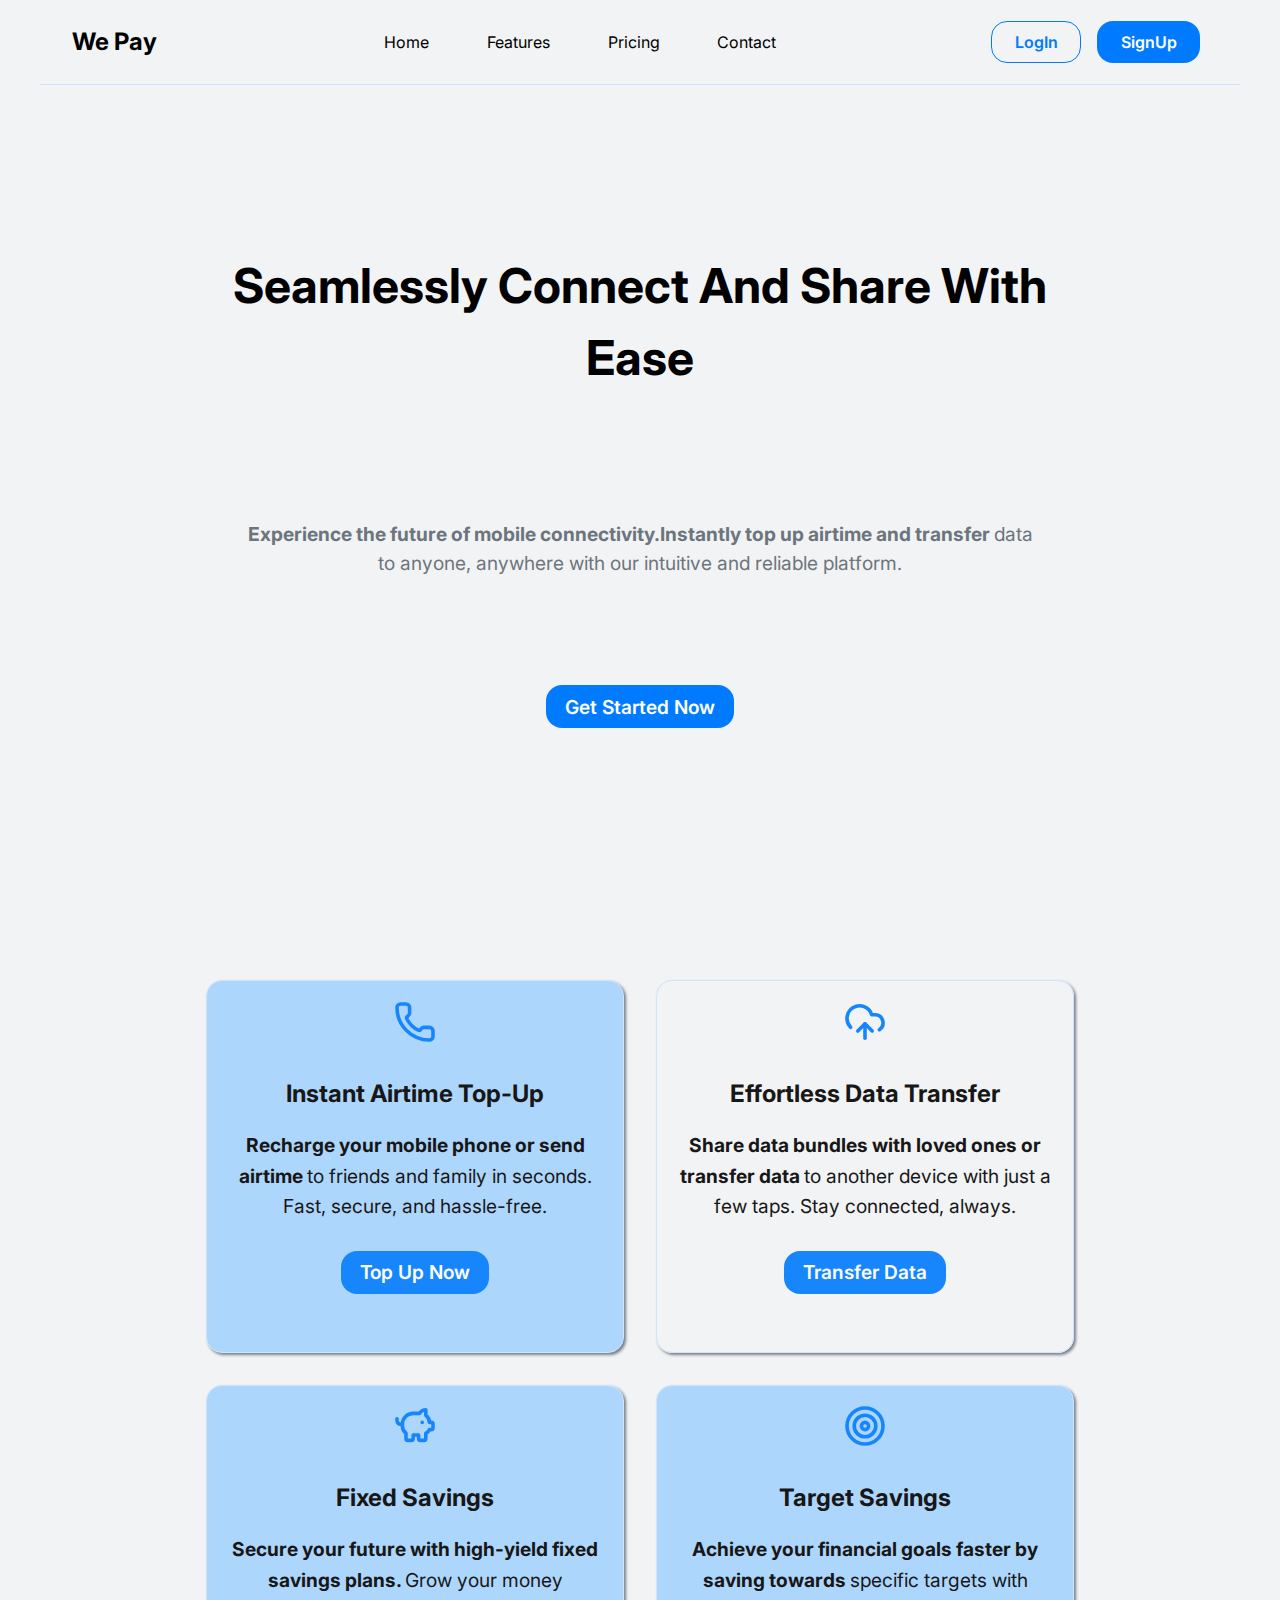
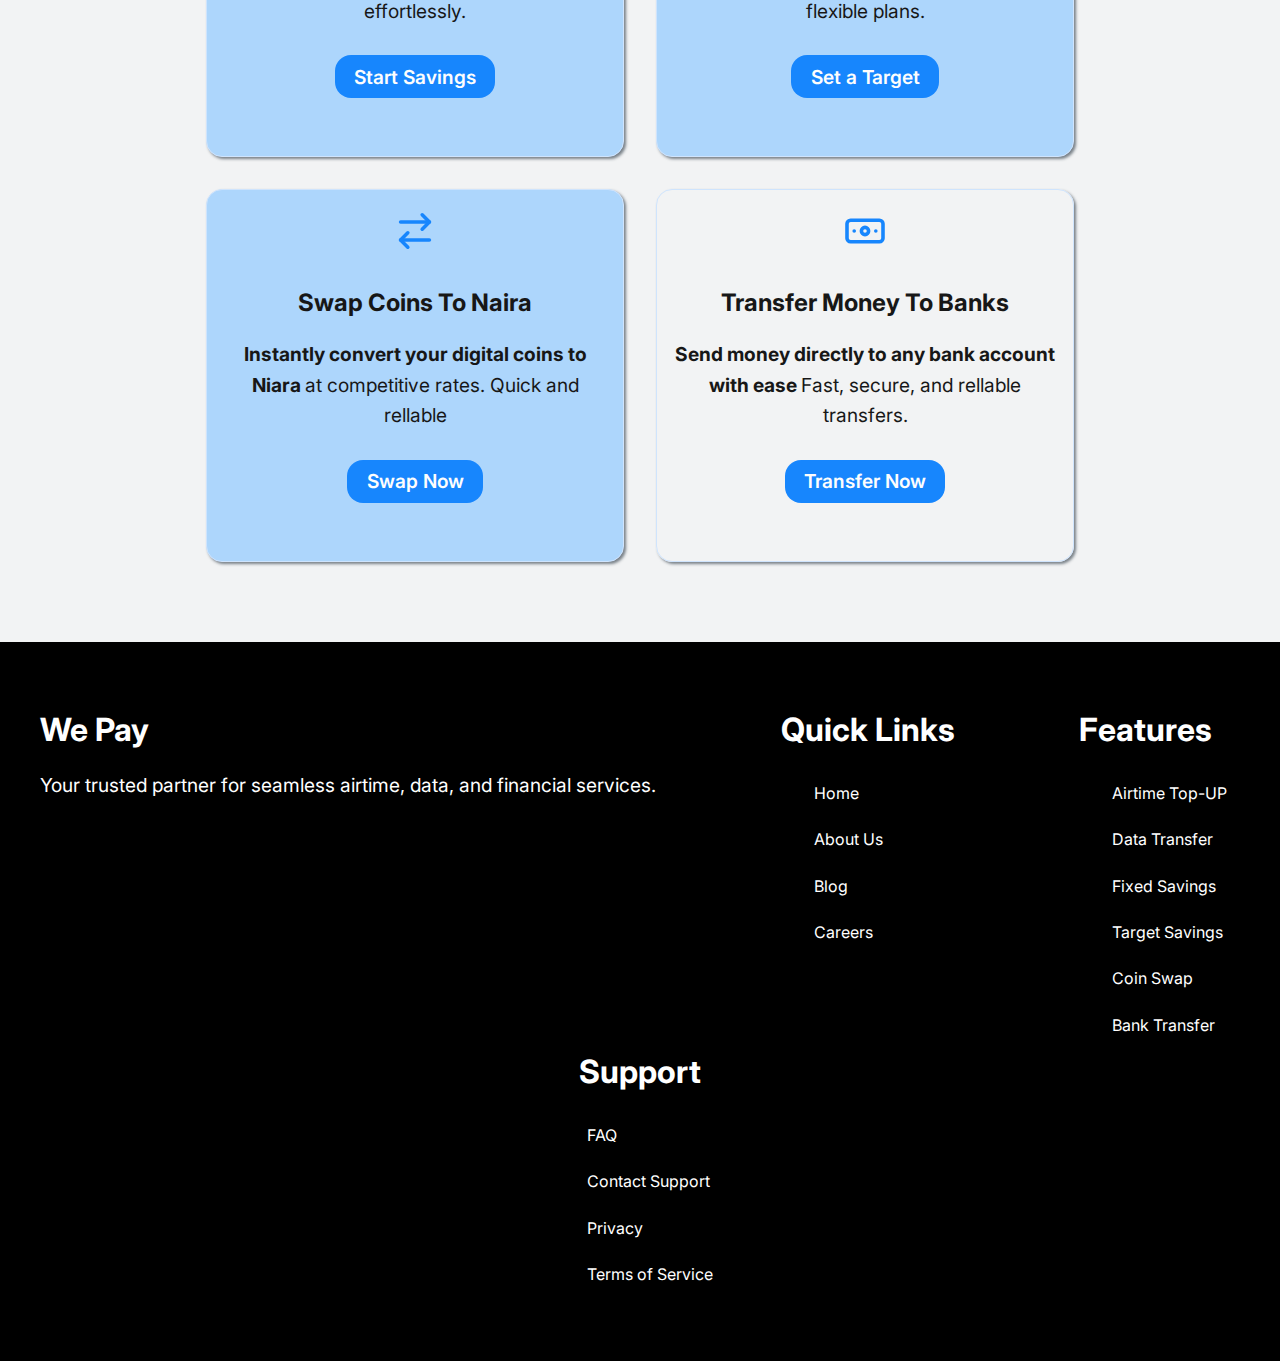
<file: index.html>
<!DOCTYPE html>
<html lang="en">
<head>
  <meta charset="UTF-8">
  <meta name="viewport" content="width=device-width, initial-scale=1.0">
  <title>We Pay</title>

  <link rel="stylesheet" href="styles/utils.css">
  <link rel="stylesheet" href="styles/home.css">
</head>
<body>

  <div>

    <header>
      <!--reason for this div inside this header is to set a min-height of 100svh
            (headers height = 100svh)on the div 
            this makes the header covers your full screen height be it mobile or destop
            even in lanscape mode -->
        <div class="d-flex header-container">
             <nav class="container d-flex">
                <h1 class="logo">
                  We Pay
                </h1>
                <ul id="sidebar" class="d-flex" aria-live="polite" aria-label="sidebar closed">
                  <li><a href="#">Home</a></li>
                  <li><a href="#">Features</a></li>
                  <li><a href="#">Pricing</a></li>
                  <li><a href="#">Contact</a></li>
                  <li>
                    <a href="#" class="link-btn  login-link mobile-auth-links">
                      LogIn
                    </a>
                  </li>
                  <li>
                    <a href="#" class="link-btn signup-link  mobile-auth-links bg-blue-primary">
                      SignUp
                    </a>
                  </li>
                </ul>
                <div class="d-flex destop-auth-links-container">
                  <a href="#" class="link-btn login-link">
                    LogIn
                  </a>
                  <a href="#" class="link-btn signup-link bg-blue-primary">
                    SignUp
                  </a>
                </div>
                <button id="sidebar-btn">
                  <svg xmlns="http://www.w3.org/2000/svg" width="24" height="24" viewBox="0 0 24 24" fill="none" stroke="currentColor" stroke-width="2" stroke-linecap="round" stroke-linejoin="round" class="lucide lucide-menu-icon lucide-menu"><path d="M4 12h16"/><path d="M4 18h16"/><path d="M4 6h16"/></svg>
                </button>
             </nav>

            <section class="intro-section d-flex">
                 <!-- used the div below to set the max width of the entire header content text -->
              <div>
                 <h1>
                   Seamlessly Connect and Share with Ease
                 </h1>
                 <p class="intro-text">
                  <strong class="font-sans">
                    Experience the future of mobile connectivity.Instantly top up
                    airtime and transfer
                  </strong>
                   data to anyone, anywhere with our intuitive and reliable platform.
                 </p>
                 <button type="button" class="bg-blue-primary">
                  Get Started Now
                 </button>
              </div>

            </section>
        </div>

    </header>

    <main>
         <!--needed to keep section clean🤔(future designs) -->
      <section>
          <div class="container features-container">
             <div class="feature bg-blue-hover">
              <svg xmlns="http://www.w3.org/2000/svg" width="24" height="24" viewBox="0 0 24 24" fill="none" stroke="currentColor" stroke-width="2" stroke-linecap="round" stroke-linejoin="round" class="lucide lucide-phone-icon lucide-phone"><path d="M13.832 16.568a1 1 0 0 0 1.213-.303l.355-.465A2 2 0 0 1 17 15h3a2 2 0 0 1 2 2v3a2 2 0 0 1-2 2A18 18 0 0 1 2 4a2 2 0 0 1 2-2h3a2 2 0 0 1 2 2v3a2 2 0 0 1-.8 1.6l-.468.351a1 1 0 0 0-.292 1.233 14 14 0 0 0 6.392 6.384"/></svg>
              <h3>
                Instant Airtime Top-Up
              </h3>
              <p>
                <strong>
                  Recharge your mobile phone or send airtime
                </strong>
                 to friends and family in seconds. Fast, secure, and hassle-free.
              </p>

              <button>
                Top Up Now
              </button>
             </div>

             <div class="feature">
              <svg xmlns="http://www.w3.org/2000/svg" width="24" height="24" viewBox="0 0 24 24" fill="none" stroke="currentColor" stroke-width="2" stroke-linecap="round" stroke-linejoin="round" class="lucide lucide-cloud-upload-icon lucide-cloud-upload"><path d="M12 13v8"/><path d="M4 14.899A7 7 0 1 1 15.71 8h1.79a4.5 4.5 0 0 1 2.5 8.242"/><path d="m8 17 4-4 4 4"/></svg>
              <h3>
                Effortless Data Transfer
              </h3>
              <p>
                <strong>
                 Share data bundles with loved ones or transfer
                 data
                </strong>
                to another device with just a few taps. Stay
                connected, always.
              </p>

              <button class="bg-blue-primary">
                Transfer Data
              </button>
             </div>

             <div class="feature bg-blue-hover">
              <svg xmlns="http://www.w3.org/2000/svg" width="24" height="24" viewBox="0 0 24 24" fill="none" stroke="currentColor" stroke-width="2" stroke-linecap="round" stroke-linejoin="round" class="lucide lucide-piggy-bank-icon lucide-piggy-bank"><path d="M11 17h3v2a1 1 0 0 0 1 1h2a1 1 0 0 0 1-1v-3a3.16 3.16 0 0 0 2-2h1a1 1 0 0 0 1-1v-2a1 1 0 0 0-1-1h-1a5 5 0 0 0-2-4V3a4 4 0 0 0-3.2 1.6l-.3.4H11a6 6 0 0 0-6 6v1a5 5 0 0 0 2 4v3a1 1 0 0 0 1 1h2a1 1 0 0 0 1-1z"/><path d="M16 10h.01"/><path d="M2 8v1a2 2 0 0 0 2 2h1"/></svg>
              <h3>
                Fixed Savings
              </h3>
              <p>
                <strong>
                  Secure your future with high-yield fixed savings plans.
                </strong>
                Grow your money effortlessly.
              </p>

              <button class="bg-blue-primary">
                Start Savings
              </button>
             </div>

             <div class="feature bg-blue-hover">
             <svg xmlns="http://www.w3.org/2000/svg" width="24" height="24" viewBox="0 0 24 24" fill="none" stroke="currentColor" stroke-width="2" stroke-linecap="round" stroke-linejoin="round" class="lucide lucide-target-icon lucide-target"><circle cx="12" cy="12" r="10"/><circle cx="12" cy="12" r="6"/><circle cx="12" cy="12" r="2"/></svg>
              <h3>
                Target Savings
              </h3>
              <p>
                <strong>
                  Achieve your financial goals faster by saving towards
                </strong>
                specific targets with flexible plans.
              </p>

              <button>
                Set a Target
              </button>
             </div>

             <div class="feature bg-blue-hover">
              <svg xmlns="http://www.w3.org/2000/svg" width="24" height="24" viewBox="0 0 24 24" fill="none" stroke="currentColor" stroke-width="2" stroke-linecap="round" stroke-linejoin="round" class="lucide lucide-arrow-right-left-icon lucide-arrow-right-left"><path d="m16 3 4 4-4 4"/><path d="M20 7H4"/><path d="m8 21-4-4 4-4"/><path d="M4 17h16"/></svg>

              <h3>
                Swap Coins to Naira
              </h3>
              <p>
                <strong>
                  Instantly convert your digital coins to Niara
                </strong>
                 at competitive rates. Quick and rellable
              </p>

              <button>
                Swap Now
              </button>
             </div>

             <div class="feature">
              <svg xmlns="http://www.w3.org/2000/svg" width="24" height="24" viewBox="0 0 24 24" fill="none" stroke="currentColor" stroke-width="2" stroke-linecap="round" stroke-linejoin="round" class="lucide lucide-banknote-icon lucide-banknote"><rect width="20" height="12" x="2" y="6" rx="2"/><circle cx="12" cy="12" r="2"/><path d="M6 12h.01M18 12h.01"/></svg>
              </svg>

              <h3>
                Transfer Money to Banks
              </h3>
              <p>
                <strong>
                  Send money directly  to any bank account with ease 
                </strong>
                Fast, secure, and rellable transfers.
              </p>

              <button class="bg-blue-primary">
                Transfer Now
              </button>
             </div>
          </div>
      </section>

    </main>

    <footer class="bg-black text-white">
      <div class="container">
        <div class="d-flex upper-footer-container">
          <div>
            <h4>
              We Pay
            </h4>
            <p class="text-white">
              Your trusted partner for seamless airtime, data, and financial services.
            </p>
          </div>
          <div>
            <h4>
              Quick Links
            </h4>
            <ul>
              <li><a href="#" class="text-white">Home</a></li>
              <li><a href="#" class="text-white">About Us</a></li>
              <li><a href="#" class="text-white">Blog</a></li>
              <li><a href="#" class="text-white">Careers</a></li>
            </ul>
          </div>
          <div>
            <h4>Features</h4>
            <ul>
              <li><a href="#" class="text-white">Airtime Top-UP</a></li>
              <li><a href="#" class="text-white">Data Transfer</a></li>
              <li><a href="#" class="text-white">Fixed Savings</a></li>
              <li><a href="#" class="text-white">Target Savings</a></li>
              <li><a href="#" class="text-white">Coin Swap</a></li>
              <li><a href="#" class="text-white">Bank Transfer</a></li>
            </ul>
          </div>
        </div>

        <div class="grid-center">
          <h4>Support</h4>
          <ul>
            <li><a href="#" class="text-white">FAQ</a></li>
            <li><a href="#" class="text-white">Contact Support</a></li>
            <li><a href="#" class="text-white">Privacy</a></li>
            <li><a href="#" class="text-white">Terms of Service</a></li>
          </ul>
        </div>
      </div>
    </footer>

  </div>
  
<script src="scripts/index.js"></script>
</body>
</html>
</file>
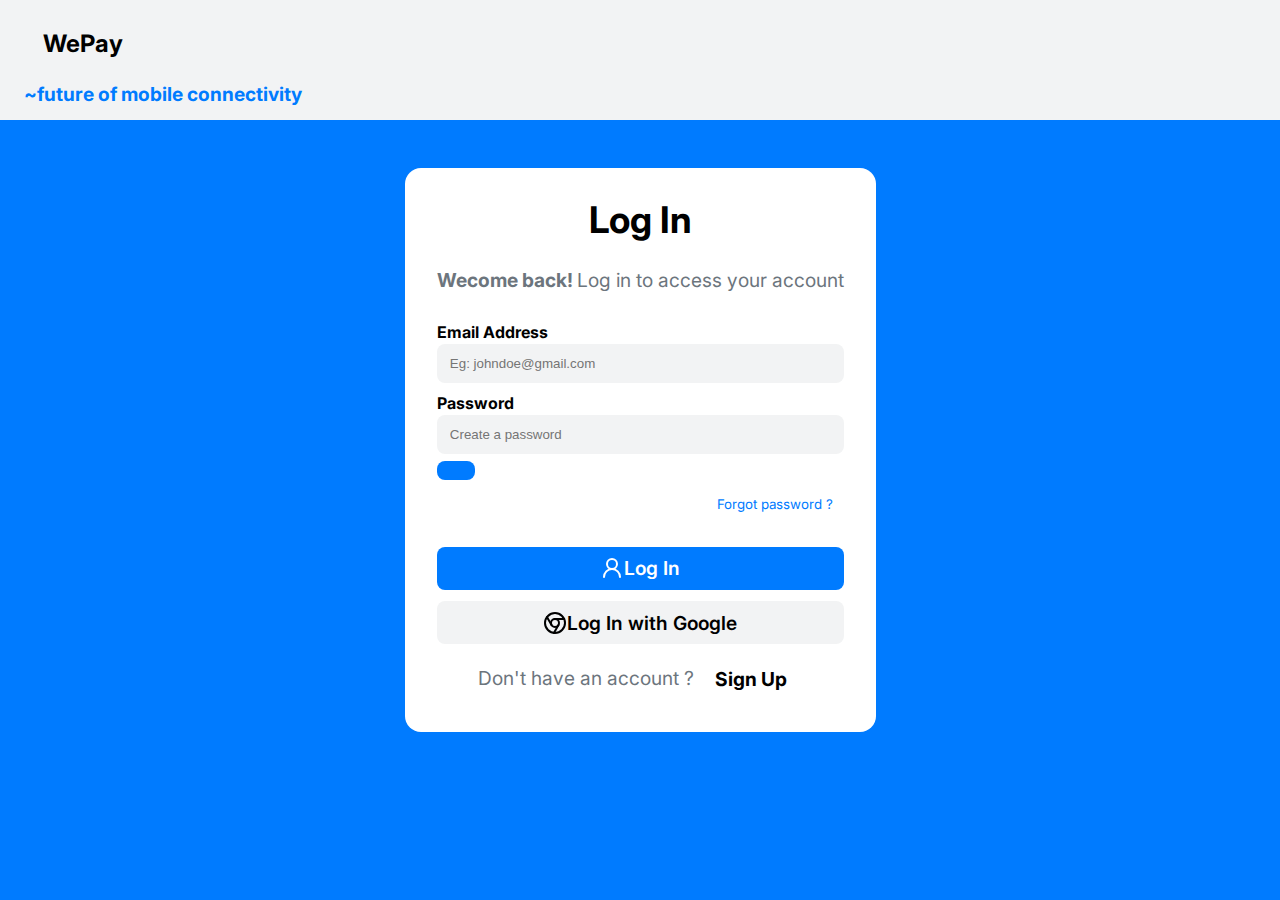
<file: logIn.html>
<!DOCTYPE html>
<html lang="en">
<head>
  <meta charset="UTF-8">
  <meta name="viewport" content="width=device-width, initial-scale=1.0">

  <link rel="stylesheet" href="styles/utils.css">
  <link rel="stylesheet" href="styles/auth.css">

  <title>WePay | LogIn</title>
</head>
<body>

  <div>
    <header class="bg-light">
      <h1 class="logo">
        <a href="index.html">
          WePay
        </a>
      </h1>
      <p class="font-sans FWB text-blue-primary">
       ~future of mobile connectivity
      </p>
    </header>

    <main class="grid-center">
      <form action="">
        <h2 class="text-center">Log In</h2>
        <p class="text-muted text-center font-sans ">
          <strong>
            Wecome back!
          </strong>
           Log in to access your account
        </p>

        <div class="input-container">
          <div >
            <label for="email">Email Address </label>
              <input type="email" name="email" id="email" placeholder="Eg: johndoe@gmail.com" required>
               <small class="error signin-email-error"></small>
          </div>

          <div> 
            <label for="password">
              Password
            </label>
            <div class="password-container">
             <input type="password" autocomplete="password" name="password" id="password" placeholder="Create a password">
            <button type="button" class="view-password-btn">
               <!-- used bg image -->
            </button>
            </div>

            <small class="error signin-password-error">
            <div class="d-flex align-center justify-s-between">
            </small>
            <small>
              <a href="" class="text-blue-primary text-end">
                Forgot password ?
              </a> 
            </small>
            </div>
          </div>

        </div>

        <div class="form-btn-container">
          <button class="bg-blue-primary text-icon-container signup-btn">
            <svg xmlns="http://www.w3.org/2000/svg" width="24" height="24" viewBox="0 0 24 24" fill="none" stroke="currentColor" stroke-width="2" stroke-linecap="round" stroke-linejoin="round" class="lucide lucide-user-round-icon lucide-user-round"><circle cx="12" cy="8" r="5"/><path d="M20 21a8 8 0 0 0-16 0"/></svg>
            <span>
             Log In
            </span>

          </button>
          <button type="button" id="google-sign-up-btn" class="bg-light text-black google-sign-up-btn text-icon-container">
            <svg xmlns="http://www.w3.org/2000/svg" width="24" height="24" viewBox="0 0 24 24" fill="none" stroke="currentColor" stroke-width="2" stroke-linecap="round" stroke-linejoin="round" class="lucide lucide-chrome-icon lucide-chrome"><circle cx="12" cy="12" r="10"/><circle cx="12" cy="12" r="4"/><line x1="21.17" x2="12" y1="8" y2="8"/><line x1="3.95" x2="8.54" y1="6.06" y2="14"/><line x1="10.88" x2="15.46" y1="21.94" y2="14"/></svg>
            <span>
               Log In with Google
            </span>
          </button>
          <p class="text-muted text-center">
            Don't have an account ? 
            <a href="signUp.html" class="d-inline-b text-black FWB">
              Sign Up
            </a>
          </p>
        </div>

      </form>

    </main>


  </div>
  
  <script type="module" src="scripts/logIn.js"></script>
</body>
</html>
</file>
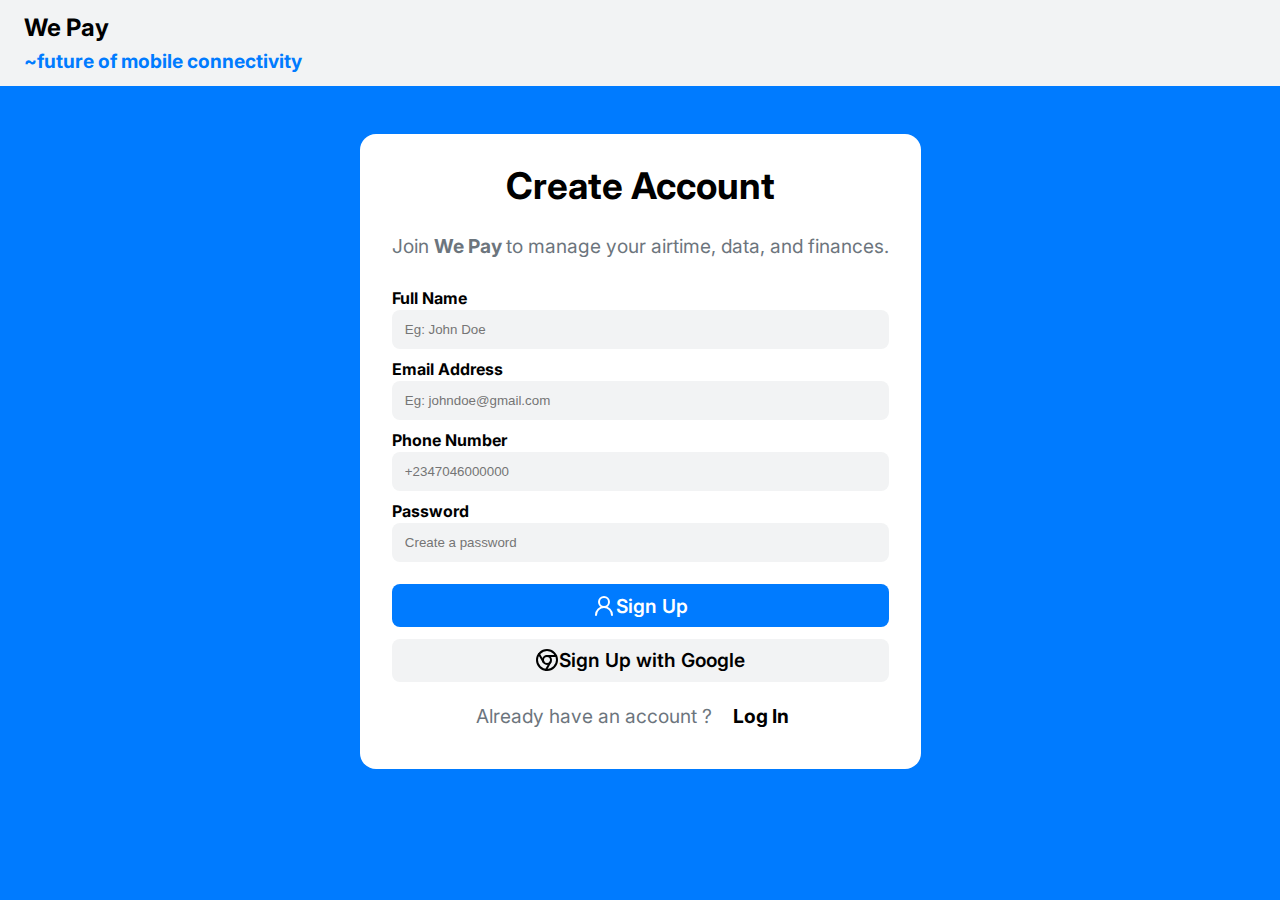
<file: signUp.html>
<!DOCTYPE html>
<html lang="en">
<head>
  <meta charset="UTF-8">
  <meta name="viewport" content="width=device-width, initial-scale=1.0">

  <link rel="stylesheet" href="styles/utils.css">
  <link rel="stylesheet" href="styles/auth.css">

  <title>We Pay | signUp</title>
</head>
<body>

  <div>

    <header class="bg-light">
      <h1 class="logo">
        We Pay
      </h1>

      <p class="font-sans FWB text-blue-primary">
       ~future of mobile connectivity
      </p>
    </header>

    <main class="grid-center">

      <form action="">
        <h2>Create Account</h2>
        <p class="text-muted text-center font-sans ">
          Join 
          <strong>
            We Pay
          </strong>
           to manage your airtime, data, and finances.
        </p>

        <div class="input-container">
          <div>
            <label for="fullname">Full Name</label>
            <input type="text" id="fullname" name="fullname" placeholder="Eg: John Doe">
          </div>

          <div>
            <label for="email">Email Address  </label>
              <input type="email" name="email" id="email" placeholder="Eg: johndoe@gmail.com">
          </div>

          <div>
            <label for="phone">Phone Number</label>
            <input type="number" name="phone" id="phone" placeholder="+2347046000000">
          </div>

          <div>
            <label for="password">Password</label>
            <input type="password" name="password" id="password" placeholder="Create a password">
          </div>

        </div>

        <div class="form-btn-container">
          <button class="bg-blue-primary text-icon-container signup-btn">
            <svg xmlns="http://www.w3.org/2000/svg" width="24" height="24" viewBox="0 0 24 24" fill="none" stroke="currentColor" stroke-width="2" stroke-linecap="round" stroke-linejoin="round" class="lucide lucide-user-round-icon lucide-user-round"><circle cx="12" cy="8" r="5"/><path d="M20 21a8 8 0 0 0-16 0"/></svg>
            <span>
             Sign 
             <span class="up">
               Up
             </span>
            </span>

          </button>
          <button class="bg-light text-black google-sign-up-btn text-icon-container">
            <svg xmlns="http://www.w3.org/2000/svg" width="24" height="24" viewBox="0 0 24 24" fill="none" stroke="currentColor" stroke-width="2" stroke-linecap="round" stroke-linejoin="round" class="lucide lucide-chrome-icon lucide-chrome"><circle cx="12" cy="12" r="10"/><circle cx="12" cy="12" r="4"/><line x1="21.17" x2="12" y1="8" y2="8"/><line x1="3.95" x2="8.54" y1="6.06" y2="14"/><line x1="10.88" x2="15.46" y1="21.94" y2="14"/></svg>
            <span>
               Sign Up with Google
            </span>
          </button>
          <p class="text-muted text-center">Already have an account ? 
            <a href="" class="d-inline-b text-black FWB">
              Log In
            </a>
          </p>
        </div>

      </form>

    </main>


  </div>
  
</body>
</html>
</file>
<file: styles/utils.css>
@import url('https://fonts.googleapis.com/css2?family=Inter:wght@400;500;600;700&display=swap');

*{
  box-sizing: border-box;
  margin: 0;
  padding: 0;
}

:root {
  /* Primary Colors */
  --blue-primary: #007BFF;
  --navy-blue:rgb(2, 2, 153);
  --blue-hover: #a6d3fd;
  --blue-light: #cce3ff;
  --lighter-blue: #e5f1ff;
  --red: red;
  --green : green;
  --light-green : lightgreen;

  /* Text Colors */
  --text-dark: #000000;
  --text-muted: #6C757D;

  /* Backgrounds & Base */
  --bg-light: #f2f3f4;
  --white: #FFFFFF;
  --black: #000000;


  /* === Font Families === */
  --font-sans: 'Inter', 'Open Sans', 'Helvetica Neue';
  --font-serif: Georgia, 'Times New Roman', Times, serif;
  --font-mono: 'Courier New', Courier, monospace;
}


html, body {
  scroll-behavior: smooth;
}

body {
  line-height: 1.5;
  min-height: 100svh;
  scroll-behavior: smooth;
  -webkit-font-smoothing: antialiased;
  background-color: var(--bg-light);
}


section{
  padding: 4em 0;
}


/* ========= fluuid typography no need to handle text with meadia quaeries */
h1 {
  font-size: clamp(2rem, 5vw, 3rem); /* Between 32px and 48px */
}
h2 {
  font-size: clamp(1.6rem, 4.5vw, 2.3rem); /* Between 28px and 40px */
}
h3 {
  font-size: clamp(1.4rem, 4vw, 2rem); /* Between 25px and 35px */
}
h4 {
  font-size: clamp(1.4rem, 3.5vw, 2rem); /* Between 22px and 32px */
}
h5 {
  font-size: clamp(1.2rem, 3vw, 1.8rem); /* Between 19px and 28px */
}
h6 {
  font-size: clamp(1.4rem, 2.5vw, 1rem); /* Between 16px and 25px */
}

h1, h2, h3, h4, h5, h6 {
  margin-bottom: 0.5em;
  font-weight: 700;
  font-family: var(--font-sans);
  text-transform: capitalize;
}

a{
  display: block;
  padding: .7em .8em;
  font-family: var(--font-sans);
  text-decoration: none;
  transition: all 0.3s ease;
  color: var(--black);
}

ul {
   list-style-position: outside;
   list-style: none;
  padding-left: 20px; /* or adjust as needed */
  margin-left: 0;

}

p {
  font-size: clamp(1rem, 2vw, 1.2rem); /* Between 16px and 19px */
  line-height: 1.6;
  color: var(--black);
  font-family: var(--font-sans);
}

button{
  font-family: var(--font-sans);
  font-size: clamp(1rem, 2vw, 1.2rem); /* Between 16px and 19px */
  padding: .5em 1em;
  border: none;
  margin: .3em .5em;
  border-radius: 1rem;
  cursor: pointer;
  transition: all .3s ease;
  background-color: var(--blue-primary);
  font-weight: 600;
  color: var(--white);
}

button:hover {
  background-color: var(--blue-primary);
  opacity: .8;
}
button:active{
  opacity: .6;
}



input[type=number]::-webkit-inner-spin-button, 
input[type=number]::-webkit-outer-spin-button { 
  -webkit-appearance: none; 
  margin: 0; 
}


/* utilities */

/* ====== FONTS ===== */
/* === Font Families === */
.font-sans { font-family: var(--font-sans); }
.font-serif { font-family: var(--font-serif); }
.font-mono { font-family: var(--font-mono); }
/* === Font Weights === */
.FWB{font-weight: bold;}
.F500{font-weight: 500;}
.F600{font-weight: 600;}

.BR-small{border-radius: .5rem;}
.BR-large{border-radius: 1rem;}
.BR-larger{border-radius: 2rem;}



/* ====== COLORS ===== */
/* === Background Colors === */
.bg-blue-primary { background-color: var(--blue-primary); }
.bg-blue-hover { background-color: var(--blue-hover); }
.bg-blue-light { background-color: var(--blue-light); }
.bg-light { background-color: var(--bg-light); }
.bg-white { background-color: var(--white); }
.bg-black { background-color: var(--black); }
.bg-muted { background-color: var(--text-muted);}
.bg-navy-blue{background-color: var(--navy-blue);}
.bg-transparent{background-color: transparent;}
.bg-red{background-color: var(--red);}
.bg-green{background-color: var(--green);}
.bg-light-green{background-color: var(--light-green);}

/* === Text Colors === */
.text-dark { color: var(--text-dark); }
.text-muted { color: var(--text-muted); }
.text-blue-primary { color: var(--blue-primary); }
.text-blue-hover { color: var(--blue-hover); }
.text-blue-light { color: var(--blue-light); }
.text-white { color: var(--white); }
.text-black { color: var(--black); }
.text-navy-blue{color: var(--navy-blue);}
.text-red{color: var(--red);}
.text-green{color: var(--green);}
.text-light-green{color: var(--light-green);}




/* ====== DISPLAYS ===== */
.d-flex{display: flex;}
.d-grid{display: grid;}
.d-block{display: block;}
.d-inline-b{display: inline-block;}
.d-none{display: none;}

/* FLEX DIRECTION */
.flex-column{flex-direction: column;}
.flex-row{flex-direction: row;}

/* DISPLAY CENTERS */
.flex-center{ display: flex; align-items: center; justify-content: center;}
.grid-center{display: grid; place-items: center;}
.block-center{display: block; margin-inline: auto;}


/* FLEX PLACEMENTS */
.justify-start{justify-content: start;}
.justify-center{ justify-content: center; }
.justify-s-between{justify-content: space-between;}
.justify-s-around{justify-content: space-around;}
.justify-s-evenly{justify-content: space-evenly;}
.justify-end{justify-content: end;}
.align-start{align-items: start;}
.align-center{align-items: center;}
.align-end{align-items: end;}



/* GRID PLACEMENTS */
.place-i-center{place-items: center;}
.place-i-start{place-items: start;}
.place-i-end{place-items: end;}
.place-s-center{place-self: center;}
.place-s-start{place-self: start;}
.place-s-end{place-self: end;}


/*  TEXT PLACEMENT UTILITIES */
.text-start{ text-align: start; }
.text-center{ text-align: center; } 
.text-end{ text-align: end; }



/* ========= SIMILAR STYLE AROUND THE SITE ===== */

.pd-normal{ padding: .3em .8em;}

/* margin */
.MS{margin: .5em 0;}
.M{margin: 1em 0;}
.ML{margin: 1.5em 0;}
.MR{margin: .5em;}

/* padding */
.PS{padding: .5em ;}
.P{padding: 1em ;}
.PL{padding: 1.5em ;}


/* border radius */
.br{border-radius: .5rem;}
.br-curve{border-radius: 1rem;}
.br-curved{border-radius: 2rem;}

/*overides h1 in css utils*/
/* styles for the text that act as logo in header*/
.notification-container{
  position: fixed;
  top: 0;
  bottom: 0;
  width: 100%;
  display: grid;
  place-items: center;
  z-index: 1000;
  padding: 1em;

  background: rgba(0, 0, 0, 0.3); /* transparent dark overlay */
  backdrop-filter: blur(1px);     /* blur the background */
  -webkit-backdrop-filter: blur(1px); /* Safari support */
  overflow: auto;

  opacity: 1;
  visibility: visible;
  transition: opacity 0.3s ease, visibility 0.3s ease;
}

.notification-container.hide {
  opacity: 0;
  visibility: hidden;
}


.notification-container.show {
  opacity: 1;
  visibility: visible;
}

.notification-popup {
  border-radius: 16px;
  padding: 2em;
  max-width: 400px;
  width: 100%;

  box-shadow: 0 8px 24px rgba(0, 0, 0, 0.2); /* soft shadow */
  text-align: center;
  animation: fadeInScale 0.3s ease; /* subtle entry animation */
}

@keyframes fadeInScale {
  from {
    opacity: 0;
    transform: scale(0.9);
  }
  to {
    opacity: 1;
    transform: scale(1);
  }
}


.logo{
  font-size: 1.5em;
  font-weight: bold;
  color: var(--black);
  margin: 0;
}

/* controls the maxwitdth of my site */
.container{
  max-width: 1200px ;
  margin: 0 auto;
}

/* for links that looks like btns but are links */


.link-btn{
  display: inline-block;
  padding: .5em 1.4em;
  margin: .3em .5em;
  border-radius: 1rem;
  text-decoration: none;
  color: var(--white);
  font-weight: 600;
  transition: all .3s ease;
  border: 1px solid transparent;
}
.link-btn:active{
  opacity: .8;
}

.text-icon-container{
  display: flex;
  align-items: center;
  justify-content: center;
}
.text-icon-container svg{
  margin: 0 0em;
}

.error{
  visibility: hidden;
  color: red;
  font-weight: bold;
  transition: all 250ms ease;
}
</file>
<file: styles/home.css>
/* ========== HEADER STYLES =============== */
header{
  min-height: 100svh;
}

.header-container{
  height: 100svh;
  flex-direction: column;
  overflow-y: auto;
}
.intro-section{
  flex: 1;
  align-items: center;
  justify-content: center;
  text-align: center;
}

.intro-section >*{
  display: flex;
  flex-direction: column;
  align-items: center;
  height: 100%;
  justify-content: space-evenly;
  max-width: 900px;
  padding: 0em .5em;
}
.intro-text{
  color: var(--text-muted);
  font-size: 1.2em;
  line-height: 1.5;
  max-width: 790px;
}

nav{
  border-bottom: 1.5px solid var(--blue-light);
  display: flex;
  justify-content: space-between;
  align-items: center;
  padding: 1em 2em;
  width: 100%;
}

nav ul{
  list-style: none;
}

header nav ul li a{
  text-decoration: none;
  color: var(--black);
  transition: all 0.3s ease;
  margin: 0 1em;
}
nav ul li a:hover{
 font-weight: bold;
}


.login-link{
  background-color: transparent;
  color: var(--blue-primary);
  border: 1px solid var(--blue-primary);
  transition: all 0.3s ease-in-out;
}

.login-link:hover{
  background-color: var(--blue-primary);
  color: var(--white);
}


.signup-link:hover{
  background-color: transparent;
  color: var(--blue-primary);
  border: 1px solid var(--blue-primary);
}

#sidebar-btn{
  display: none;
}
.mobile-auth-links{
  display: none;
}

/* =========== FETURES SECTION STYLES ============ */
.features-container{
  display: grid;
  grid-template-columns: repeat(auto-fit, minmax(280px, 1fr));
  gap: 2em;
  padding: 2em 0;
  max-width: 900px;
  padding: 1em;
  margin: 0 auto;
}

 .feature{
  border: 1px solid var(--blue-light);
  box-shadow: 2px 2px 3px var(--text-muted);
  display: flex;
  flex-direction: column;
  align-items: center;
  padding: 1.8em 1em;
  border-radius: 1rem;
  text-align: center;
  line-height: 1;
  opacity: .9;
  transition: all 300ms ease;
}

.feature:hover{
  opacity: 1;
  transform: translateY(-10px);
}
.feature:hover svg{
  stroke: var(--blue-primary);
}

.feature h3{
  font-size: clamp(1.2rem, 4vw, 1.5rem);
  margin: 1em 0;
}

.feature svg{
  transform: scale(1.8);
  stroke: var(--blue-primary);
  margin-bottom: 1.5em;
}

.feature button{
  margin: 1.5em 0;
}


/* ============ FOOTER STYLES ============ */

footer{
  padding: 4em 1em;
}
footer ul{
 list-style: none;
}


footer a:hover{
  transform: translateX(10px);
}

.upper-footer-container{
  justify-content: space-between;
}


@media(max-width: 900px){

  #sidebar{
      position: fixed;
     top: 0;
     right: 0;
     flex-direction: column;
     justify-content: space-center;
     z-index: 10;
     background-color: var(--white);
    /* Good fallback + best fit */
        height: 100vh;       /* Fallback for older browsers */
        height: 100dvh;      /* Dynamic height: accounts for browser chrome resizing */ 
     width: 80%;
     align-items: start;
     padding: 2em 1em;
     padding-top: 5em;
     transition: all 350ms ease;
     transform: translateX(100%); 
     overflow-y: scroll;
 
  }
   #sidebar.show{
       transform: translateX(0%); 
   }

  #sidebar-btn{
  display: flex;
  position: fixed;
  z-index: 999;
  right: 1em;
  background-color: transparent;
  padding: 0;
}
 #sidebar-btn svg{
  stroke: var(--blue-primary);
 }

  #sidebar li {
    width: 100%;
  }


.mobile-auth-links{
  display: flex;
  justify-content: center;
}
.destop-auth-links-container{
  display: none;
 }
  footer{
    text-align: center;
  }
  footer h4{
    text-align: center;
    border: 2px solid red;
  }
 .upper-footer-container{
  padding: 1em;
  flex-direction: column;
  align-items: center;
 }
 
}
</file>
<file: styles/auth.css>
body{
  background-color: var(--blue-primary);
}


header{
  padding: .6em 1.5em;
}

main{
  padding: 3em .5em;
}

form{
  padding: 1.5em 2em;
  display: flex;
  flex-direction: column;
  align-items: center;
  background-color: var(--white);
  border-radius: 1rem;
}

.input-container{
  width: 100%;
  margin: 1em 0;
}

form label{
  display: block;
   margin-top: .5em ;
   font-family: var(--font-sans);
   font-weight: bold;
}
form input{
  width: 100%;
  padding: .9em 1em;
  background-color: var(--bg-light);
  border: none;
  border-radius: .5rem;
  transition: all 250ms ease;
}

form button{
  border-radius: .5rem;
  margin-inline: 0;
}

form input:focus{
  outline: 1px solid var(--blue-primary);
}



.form-btn-container{
  display: flex;
  flex-direction: column;
  width: 100%;
}

.google-sign-up-btn{
   transition: background-color .3s ease ;
   transition: color .5s ease ;
}

.signup-btn  svg{
  transition: all 300ms ease;
}

.signup-btn:hover svg{
  transform: translateY(-5px);
}

.google-sign-up-btn:hover{
  background-color: var(--black);
  color: var(--white);
}
.google-sign-up-btn svg{
  transition: all 1s ease ;
}
.google-sign-up-btn:hover svg{
  transform: translateX(-10px);
}
</file>
